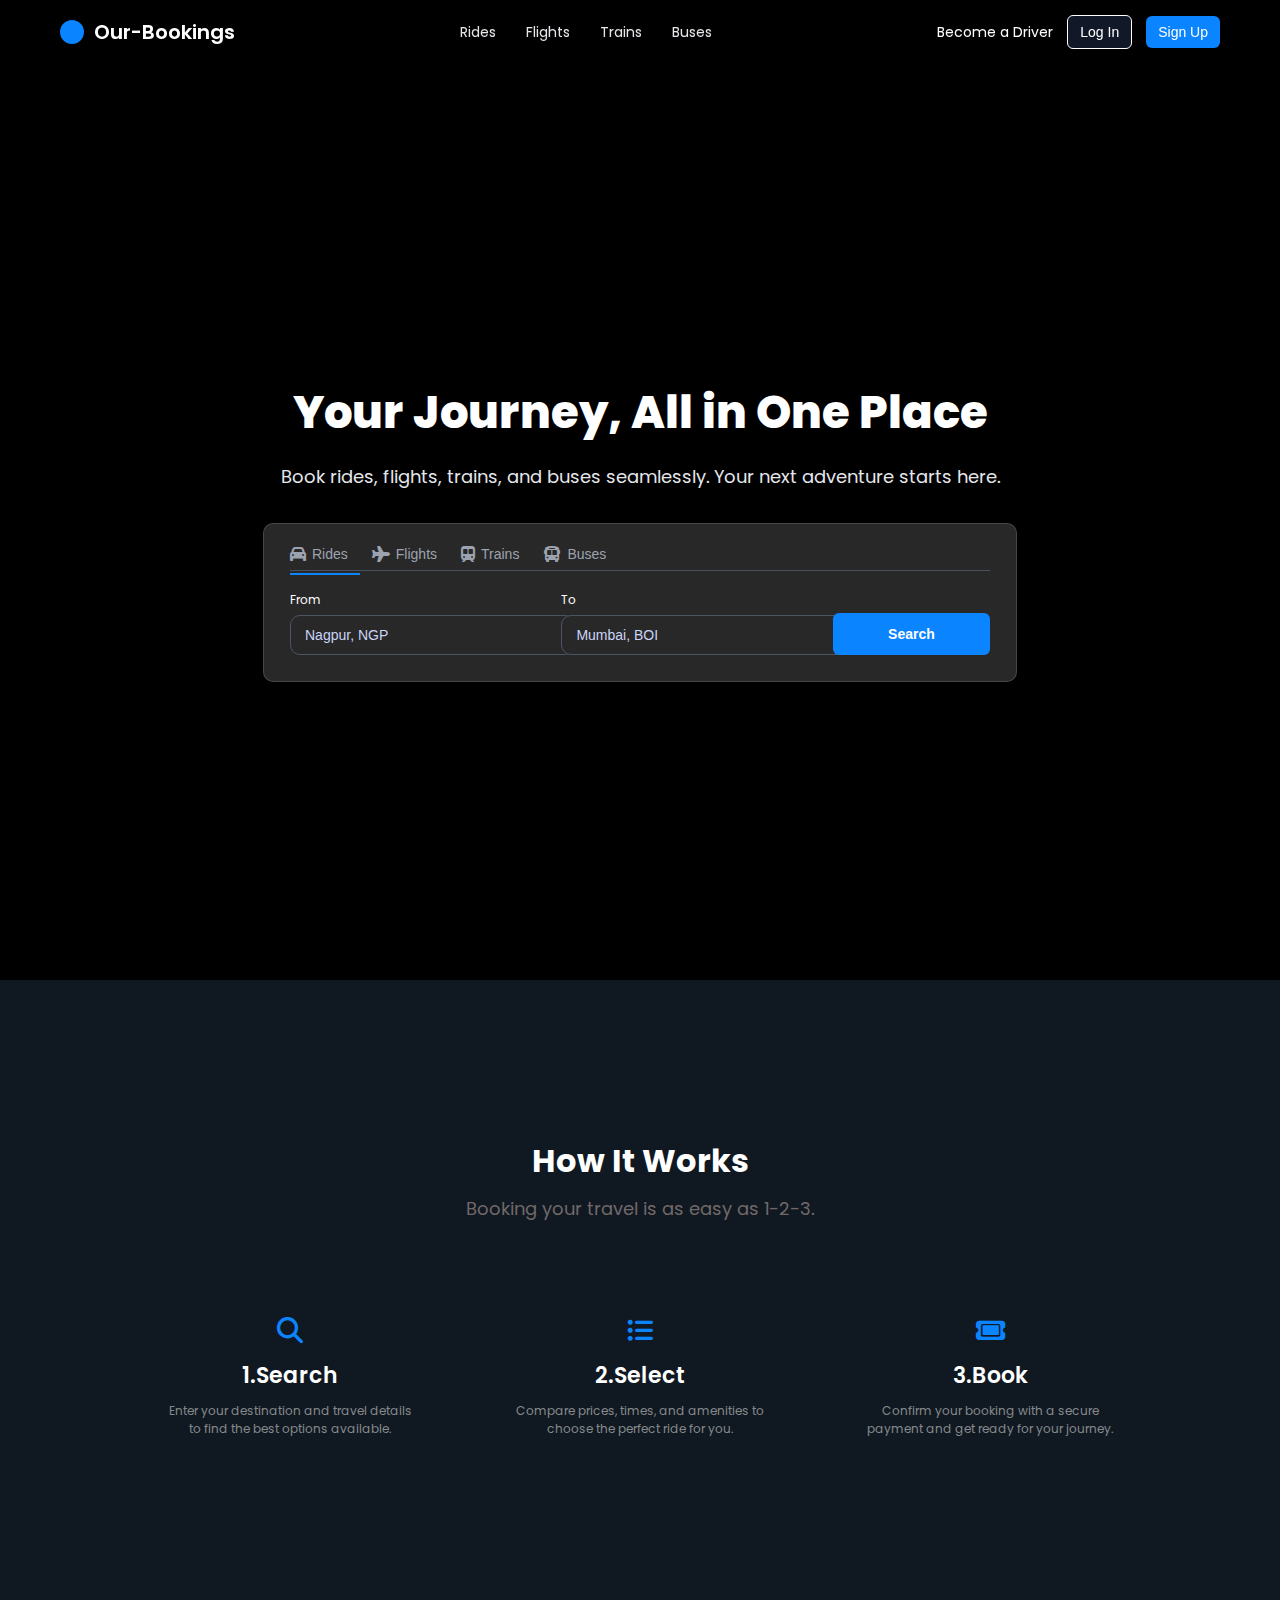
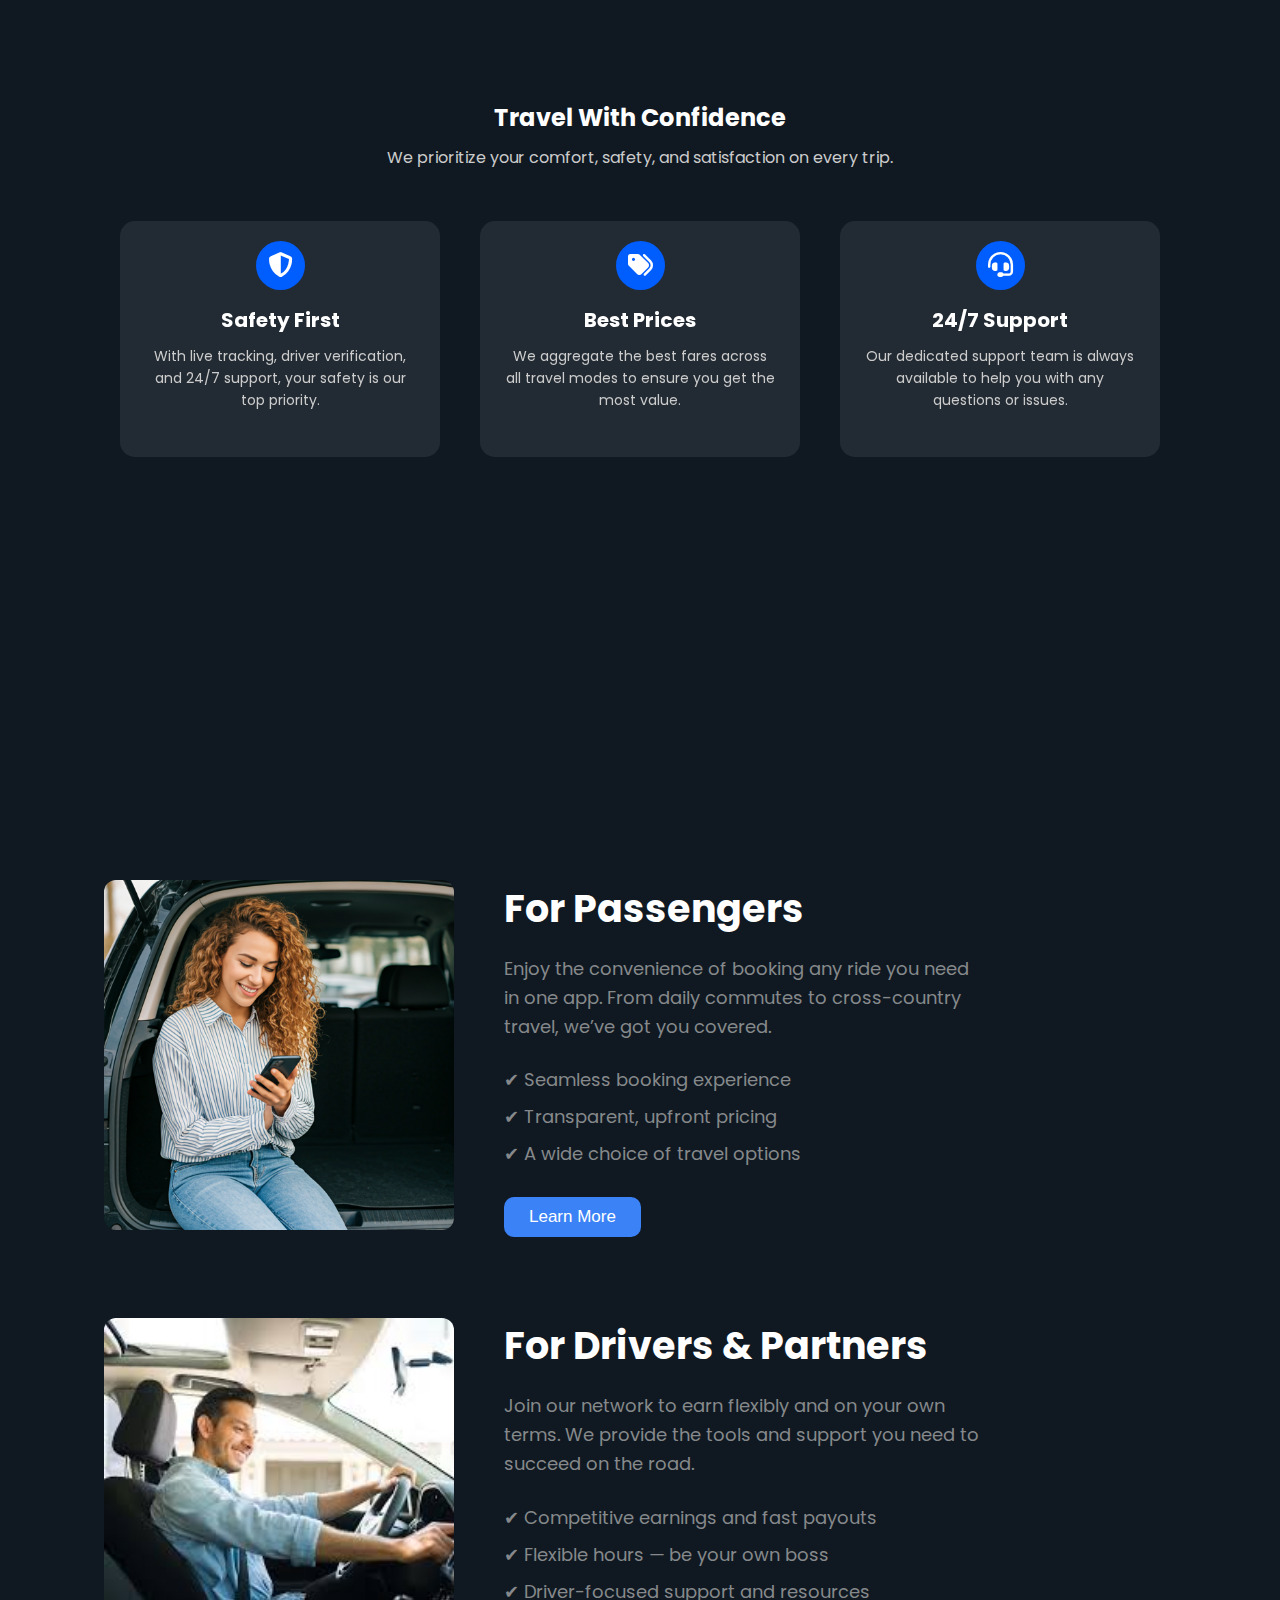
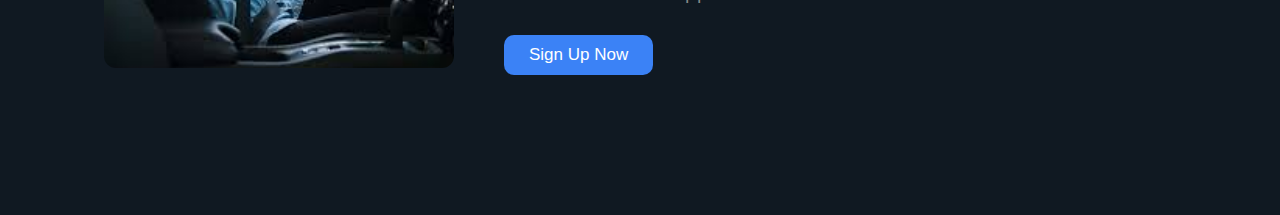
<file: index.html>
<!DOCTYPE html>
<html lang="en">
<head>
    <meta charset="UTF-8">
    <meta name="viewport" content="width=device-width, initial-scale=1.0">
    <title>GoTravel - Homepage</title>

    <link rel="stylesheet" href="index.css">

    <!-- Font + Icons (optional) -->
    <link href="https://fonts.googleapis.com/css2?family=Poppins:wght@300;400;500;600;700&display=swap" rel="stylesheet">
    <link rel="stylesheet" href="https://cdnjs.cloudflare.com/ajax/libs/font-awesome/6.5.1/css/all.min.css">
    <link rel="stylesheet" href="https://cdnjs.cloudflare.com/ajax/libs/font-awesome/6.5.0/css/all.min.css">
</head>
<body>

    <!-- NAVBAR -->
    <header class="navbar">
        <div class="nav-left">
            <div class="logo-icon"></div>
            <span class="logo-text">Our-Bookings</span>
        </div>

        <nav class="nav-center">
            <a href="#">Rides</a>
            <a href="#">Flights</a>
            <a href="#">Trains</a>
            <a href="#">Buses</a>
        </nav>

        <div class="nav-right">
            <a href="#" class="nav-link">Become a Driver</a>
            <button class="btn btn-dark">Log In</button>
            <button class="btn btn-blue">Sign Up</button>
        </div>
    </header>

    <!-- HERO SECTION -->
    <section class="hero">
        <div class="hero-inner">
            <h1>Your Journey, All in One Place</h1>
            <p>Book rides, flights, trains, and buses seamlessly. Your next adventure starts here.</p>

            <!-- BOOKING CARD -->
            <div class="booking-card">
                <!-- Tabs row -->
                <div class="booking-tabs">
                    <button class="tab active">
                        <i class="fa-solid fa-car"></i>
                        <span>Rides</span>
                    </button>
                    <button class="tab active">
                        <i class="fa-solid fa-plane"></i>
                        <span>Flights</span>
                    </button>
                    <button class="tab active">
                        <i class="fa-solid fa-train-subway"></i>
                        <span>Trains</span>
                    </button>
                    <button class="tab active">
                        <i class="fa-solid fa-bus"></i>
                        <span>Buses</span>
                    </button>
                </div>

                <!-- thin grey full line -->
                <div class="tabs-border"></div>
                <!-- sirf active ke neeche blue line -->
                <div class="active-underline"></div>

                <!-- form area -->
                <form class="booking-form">
                    <div class="form-group">
                        <label for="from">From</label>
                        <input id="from" type="text" placeholder="Nagpur, NGP">
                    </div>

                    <div class="form-group">
                        <label for="to">To</label>
                        <input id="to" type="text" placeholder="Mumbai, BOI">
                    </div>

                    <button type="submit" class="btn btn-blue search-btn">
                        Search
                    </button>
                </form>
            </div>
        </div>
    </section>

    <!--Container-1-->
    <div class="Cont1">
     <h1 class="tittle">How It Works</h1>
     <p class="subtitle">Booking your travel is as easy as 1-2-3.</p>
      <div class="steps">
        <div class="step">
          <i class="fa-solid fa-magnifying-glass icon"></i>  
          <h3>1.Search</h3>
          <p>Enter your destination and travel details to find the best options available.</p>
        </div>

        <div class="step">
          <i class="fa-solid fa-list-ul icon"></i>  
          <h3>2.Select</h3>
          <p>Compare prices, times, and amenities to choose the perfect ride for you.</p>
        </div>
        
        <div class="step">
          <i class="fa-solid fa-ticket icon"></i>  
          <h3>3.Book</h3>
          <p>Confirm your booking with a secure payment and get ready for your journey.</p>
        </div>
      </div>
    </div>

    <!--Container2-->
    <section class="cont2">
  <h1 class="title2">Travel With Confidence</h1>
  <p class="subtitle2">We prioritize your comfort, safety, and satisfaction on every trip.</p>

  <div class="confidence-cards">

    <div class="card">
      <i class="fa-solid fa-shield-halved icon2"></i>
      <h3>Safety First</h3>
      <p>With live tracking, driver verification, and 24/7 support, your safety is our top priority.</p>
    </div>

    <div class="card">
      <i class="fa-solid fa-tags icon2"></i>
      <h3>Best Prices</h3>
      <p>We aggregate the best fares across all travel modes to ensure you get the most value.</p>
    </div>

    <div class="card">
      <i class="fa-solid fa-headset icon2"></i>
      <h3>24/7 Support</h3>
      <p>Our dedicated support team is always available to help you with any questions or issues.</p>
    </div>

  </div>
</section>

<!--Container3-->
<section class="cont3">

  <!-- PASSENGERS SECTION -->
  <div class="passengers-row">
    <div class="passenger-img">
      <img src="passenger.jpg" alt="">
    </div>

    <div class="passenger-text">
      <h2>For Passengers</h2>
      <p>Enjoy the convenience of booking any ride you need in one app. From daily commutes to cross-country travel, we’ve got you covered.</p>

      <ul>
        <li>✔ Seamless booking experience</li>
        <li>✔ Transparent, upfront pricing</li>
        <li>✔ A wide choice of travel options</li>
      </ul>

      <button class="btn4">Learn More</button>
    </div>
  </div>

  <!-- DRIVERS SECTION -->
  <div class="drivers-row">
    <div class="drivers-img">
      <img src="download.jpg" alt="">
    </div>

    <div class="drivers-text">
      <h2>For Drivers & Partners</h2>
      <p>Join our network to earn flexibly and on your own terms. We provide the tools and support you need to succeed on the road.</p>

      <ul>
        <li>✔ Competitive earnings and fast payouts</li>
        <li>✔ Flexible hours — be your own boss</li>
        <li>✔ Driver-focused support and resources</li>
      </ul>

      <button class="btn4">Sign Up Now</button>
    </div>
  </div>

</section>
</body>
</html>
</file>
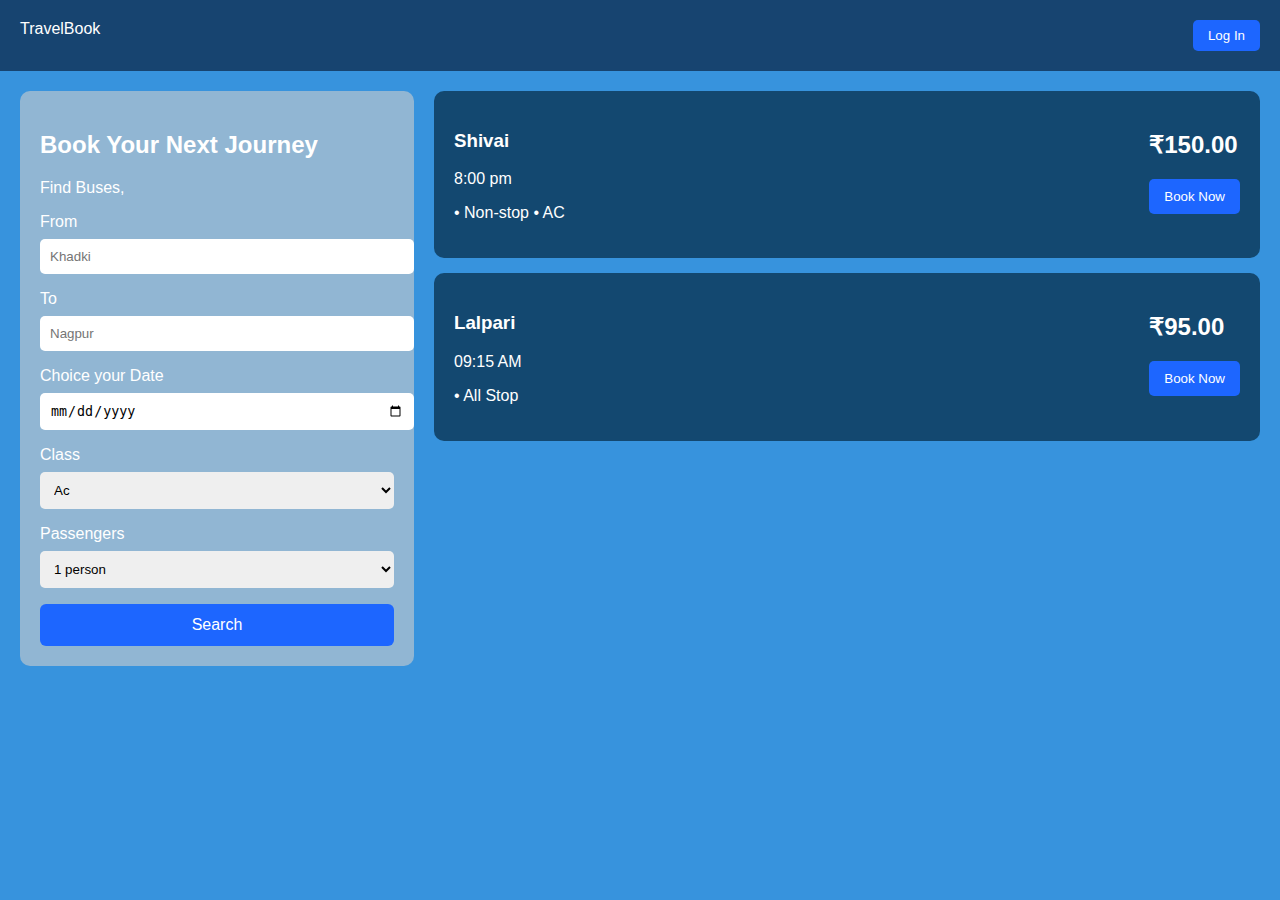
<file: booking.html>
<!DOCTYPE html>
<html lang="en">
<head>
    <meta charset="UTF-8">
    <meta name="viewport" content="width=device-width, initial-scale=1.0">
    <title>TravelBook</title>
    <link rel="stylesheet" href="booking.css">
   
</head>
<body>

<header class="navbar">
    <div class="logo">TravelBook</div>
    <nav>
       
        <button class="login-btn">Log In</button>
    </nav>
</header>

<div class="container">

    
    <aside class="search-box">
        <h2>Book Your Next Journey</h2>
        <p>Find Buses,</p>

        <label>From</label>
        <input type="text" placeholder="Khadki">

        <label>To</label>
        <input type="text" placeholder="Nagpur">

        <label>Choice your Date</label>
        <input type="date">

        <label>Class</label>
        <select>
            <option>Ac </option>
            <option>Non Ac</option>
        </select>

        <label>Passengers</label>
        <select>
            <option>1 person</option>
            <option>2 person</option>
        </select>

        <button class="search-btn">Search</button>
    </aside>

    
    <section class="results">

        
        <div class="card">
            <div class="left">
                <h3>Shivai</h3>
                <p>8:00 pm</p>
                <p>• Non-stop  • AC</p>
            </div>
            <div class="right">
                <h2>₹150.00</h2>
                <button class="book-btn">Book Now</button>
            </div>
        </div>

       
        <div class="card">
            <div class="left">
                <h3>Lalpari</h3>
                <p>09:15 AM</p>
                <p>• All Stop </p>
            </div>
            <div class="right">
                <h2>₹95.00</h2>
                <button class="book-btn">Book Now</button>
            </div>
        </div>

    </section>

</div>

</body>
</html>
</file>
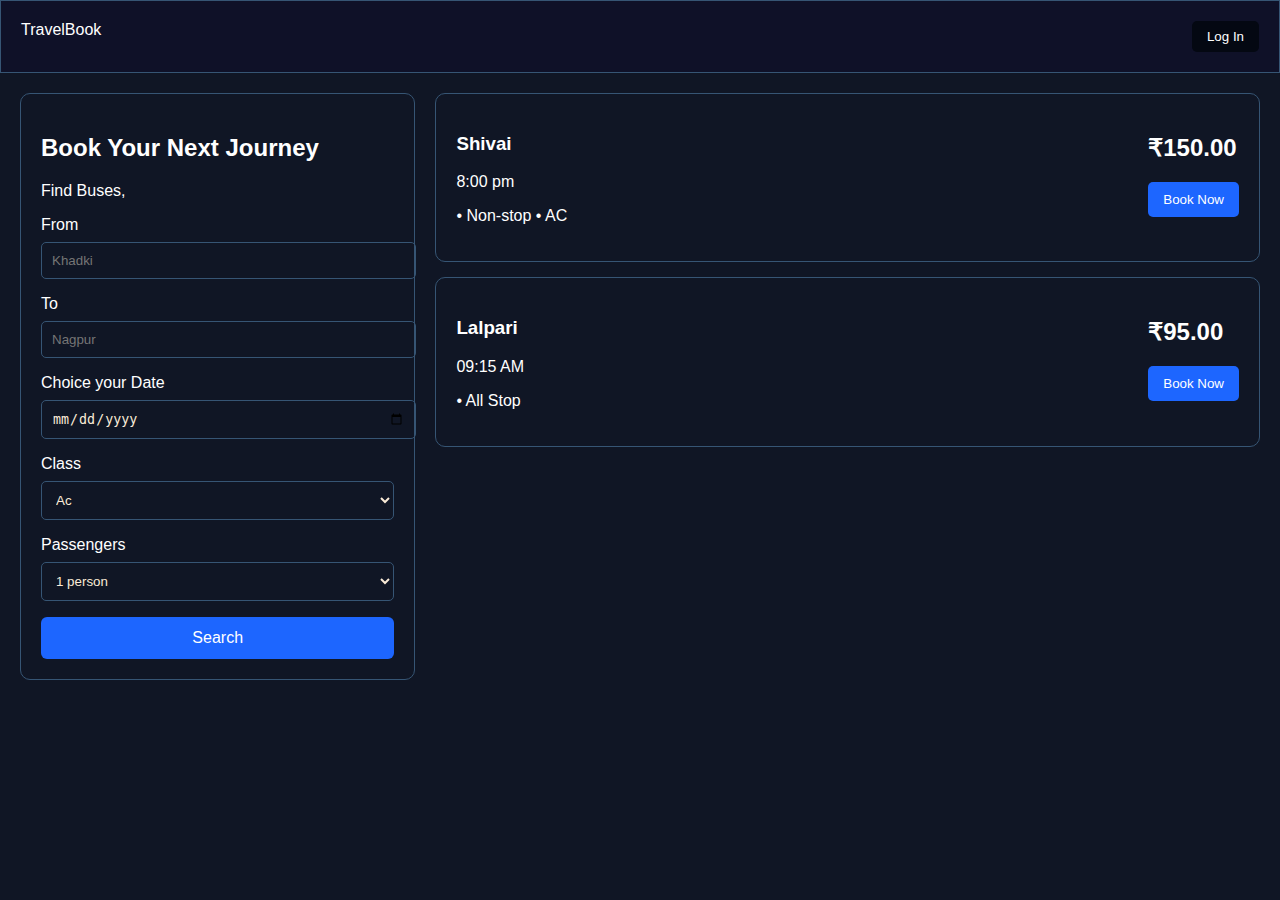
<file: bookingb.html>
<!DOCTYPE html>
<html lang="en">
<head>
    <meta charset="UTF-8">
    <meta name="viewport" content="width=device-width, initial-scale=1.0">
    <title>TravelBook</title>
    <link rel="stylesheet" href="bookingb.css">
   
</head>
<body>

<header class="navbar">
    <div class="logo">TravelBook</div>
    <nav>
       
        <button class="login-btn">Log In</button>
    </nav>
</header>

<div class="container">

    
    <aside class="search-box">
        <h2>Book Your Next Journey</h2>
        <p>Find Buses,</p>

        <label>From</label>
        <input type="text" placeholder="Khadki">

        <label>To</label>
        <input type="text" placeholder="Nagpur">

        <label>Choice your Date</label>
        <input type="date">

        <label>Class</label>
        <select>
            <option>Ac </option>
            <option>Non Ac</option>
        </select>

        <label>Passengers</label>
        <select>
            <option>1 person</option>
            <option>2 person</option>
        </select>

        <button class="search-btn">Search</button>
    </aside>

    
    <section class="results">

        
        <div class="card">
            <div class="left">
                <h3>Shivai</h3>
                <p>8:00 pm</p>
                <p>• Non-stop  • AC</p>
            </div>
            <div class="right">
                <h2>₹150.00</h2>
                <button class="book-btn">Book Now</button>
            </div>
        </div>

       
        <div class="card">
            <div class="left">
                <h3>Lalpari</h3>
                <p>09:15 AM</p>
                <p>• All Stop </p>
            </div>
            <div class="right">
                <h2>₹95.00</h2>
                <button class="book-btn">Book Now</button>
            </div>
        </div>

    </section>

</div>

</body>
</html>
</file>
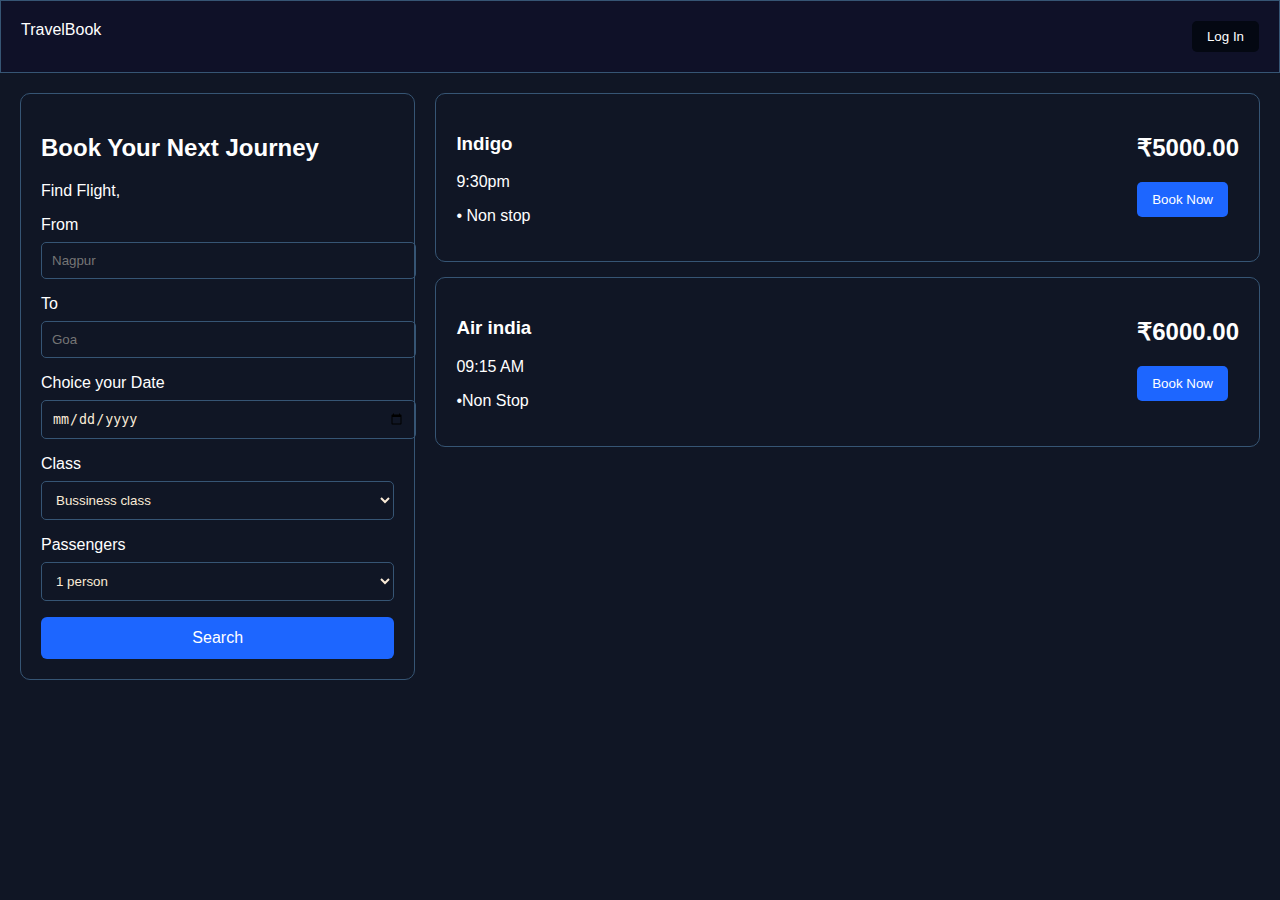
<file: bookingf.html>
<!DOCTYPE html>
<html lang="en">
<head>
    <meta charset="UTF-8">
    <meta name="viewport" content="width=device-width, initial-scale=1.0">
    <title>TravelBook</title>
    <link rel="stylesheet" href="bookingf.css">
   
</head>
<body>

<header class="navbar">
    <div class="logo">TravelBook</div>
    <nav>
       
        <button class="login-btn">Log In</button>
    </nav>
</header>

<div class="container">

    
    <aside class="search-box">
        <h2>Book Your Next Journey</h2>
        <p>Find Flight,</p>

        <label>From</label>
        <input type="text" placeholder="Nagpur">

        <label>To</label>
        <input type="text" placeholder="Goa">

        <label>Choice your Date</label>
        <input type="date">

        <label>Class</label>
        <select>
            <option>Bussiness class </option>
            <option>Class 1</option>
        </select>

        <label>Passengers</label>
        <select>
            <option>1 person</option>
            <option>2 person</option>
        </select>

        <button class="search-btn">Search</button>
    </aside>

    
    <section class="results">

        
        <div class="card">
            <div class="left">
                <h3>Indigo</h3>
                <p>9:30pm</p>
                <p>• Non stop</p>
            </div>
            <div class="right">
                <h2>₹5000.00</h2>
                <button class="book-btn">Book Now</button>
            </div>
        </div>

       
        <div class="card">
            <div class="left">
                <h3>Air india</h3>
                <p>09:15 AM</p>
                <p>•Non Stop </p>
            </div>
            <div class="right">
                <h2>₹6000.00</h2>
                <button class="book-btn">Book Now</button>
            </div>
        </div>

    </section>

</div>

</body>
</html>
</file>
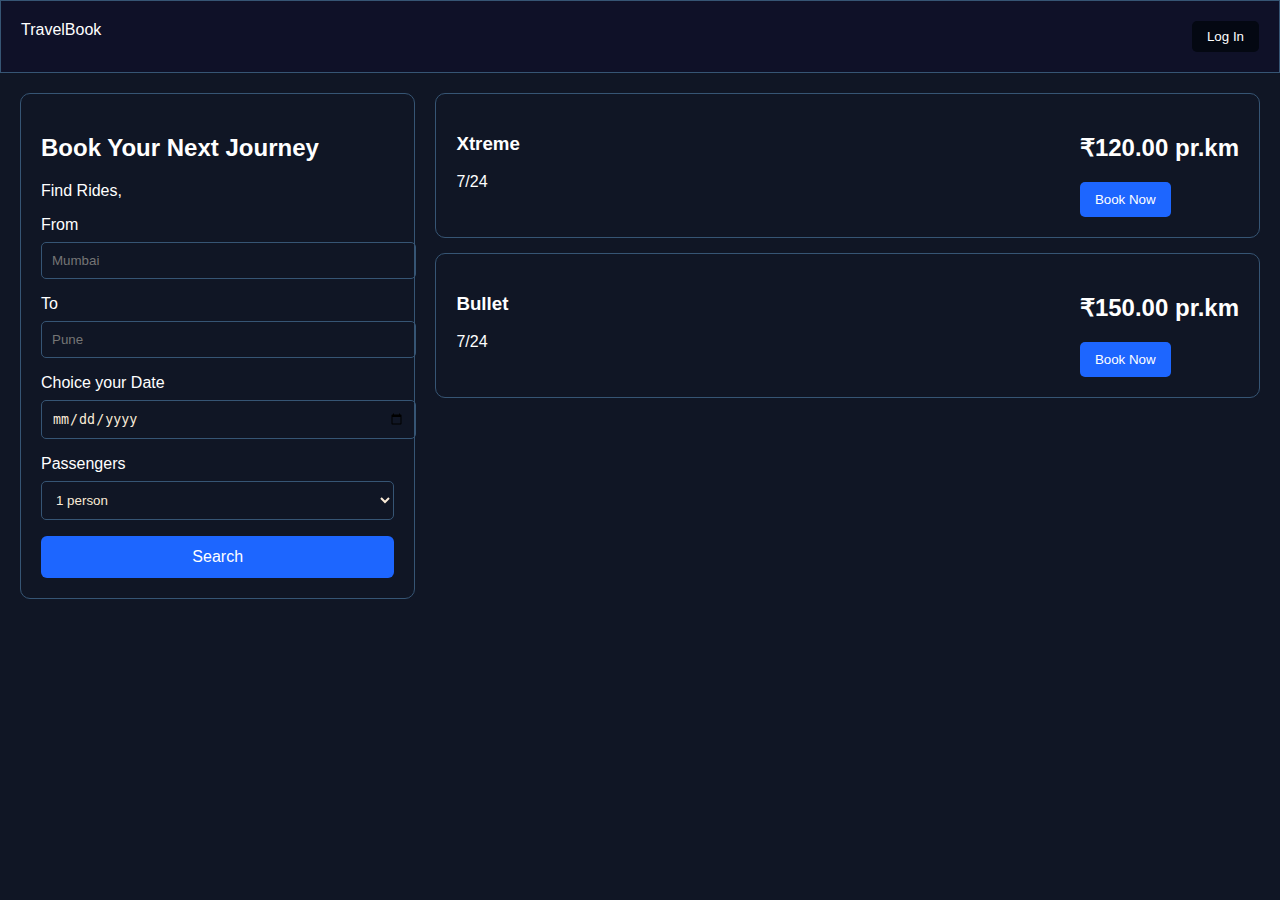
<file: bookingr.html>
<!DOCTYPE html>
<html lang="en">
<head>
    <meta charset="UTF-8">
    <meta name="viewport" content="width=device-width, initial-scale=1.0">
    <title>TravelBook</title>
    <link rel="stylesheet" href="bookingr.css">
   
</head>
<body>

<header class="navbar">
    <div class="logo">TravelBook</div>
    <nav>
       
        <button class="login-btn">Log In</button>
    </nav>
</header>

<div class="container">

    
    <aside class="search-box">
        <h2>Book Your Next Journey</h2>
        <p>Find Rides,</p>

        <label>From</label>
        <input type="text" placeholder="Mumbai">

        <label>To</label>
        <input type="text" placeholder="Pune">

        <label>Choice your Date</label>
        <input type="date">

        

        <label>Passengers</label>
        <select>
            <option>1 person</option>
        </select>

        <button class="search-btn">Search</button>
    </aside>

    
    <section class="results">

        
        <div class="card">
            <div class="left">
                <h3>Xtreme</h3>
                <p>7/24</p>
                
            </div>
            <div class="right">
                <h2>₹120.00 pr.km</h2>
                <button class="book-btn">Book Now</button>
            </div>
        </div>

       
        <div class="card">
            <div class="left">
                <h3>Bullet</h3>
                <p>7/24</p>
            </div>
            <div class="right">
                <h2>₹150.00 pr.km</h2>
                <button class="book-btn">Book Now</button>
            </div>
        </div>

    </section>

</div>

</body>
</html>
</file>
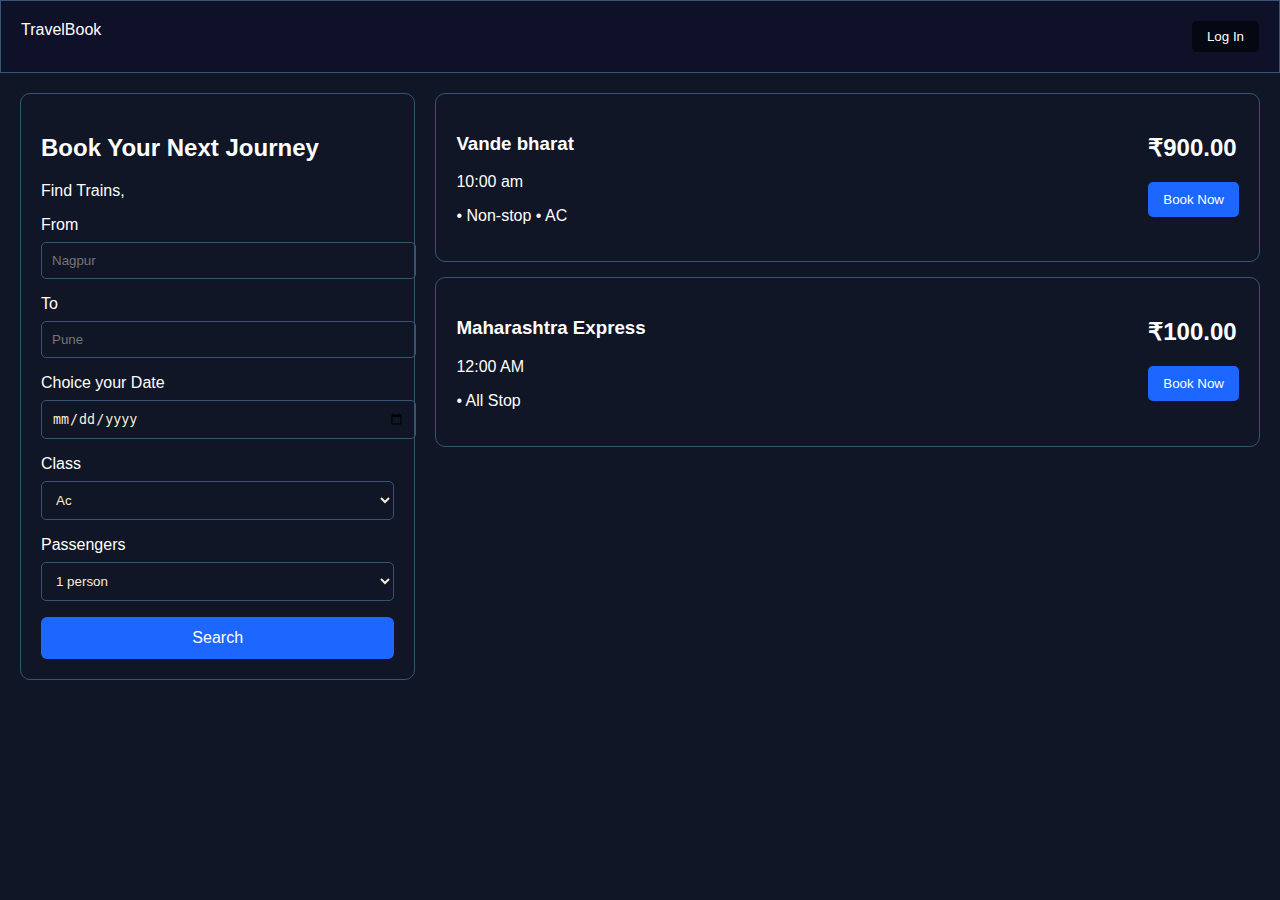
<file: bookingt.html>
<!DOCTYPE html>
<html lang="en">
<head>
    <meta charset="UTF-8">
    <meta name="viewport" content="width=device-width, initial-scale=1.0">
    <title>TravelBook</title>
    <link rel="stylesheet" href="bookingt.css">
</head>
<body>

<header class="navbar">
    <div class="logo">TravelBook</div>
    <nav>
       
        <button class="login-btn">Log In</button>
    </nav>
</header>

<div class="container">

    
    <aside class="search-box">
        <h2>Book Your Next Journey</h2>
        <p>Find Trains,</p>

        <label>From</label>
        <input type="text" placeholder="Nagpur">

        <label>To</label>
        <input type="text" placeholder="Pune">

        <label>Choice your Date</label>
        <input type="date">

        <label>Class</label>
        <select>
            <option>Ac </option>
            <option>Non Ac</option>
        </select>

        <label>Passengers</label>
        <select>
            <option>1 person</option>
            <option>2 person</option>
            <option>3 person</option>
            <option>4 person</option>
            <option>5 person</option>
        </select>

        <button class="search-btn">Search</button>
    </aside>

    
    <section class="results">

        
        <div class="card">
            <div class="left">
                <h3>Vande bharat</h3>
                <p>10:00 am</p>
                <p>• Non-stop  • AC</p>
            </div>
            <div class="right">
                <h2>₹900.00</h2>
                <button class="book-btn">Book Now</button>
            </div>
        </div>

       
        <div class="card">
            <div class="left">
                <h3>Maharashtra Express</h3>
                <p>12:00 AM</p>
                <p>• All Stop </p>
            </div>
            <div class="right">
                <h2>₹100.00</h2>
                <button class="book-btn">Book Now</button>
            </div>
        </div>

    </section>

</div>

</body>
</html>
</file>
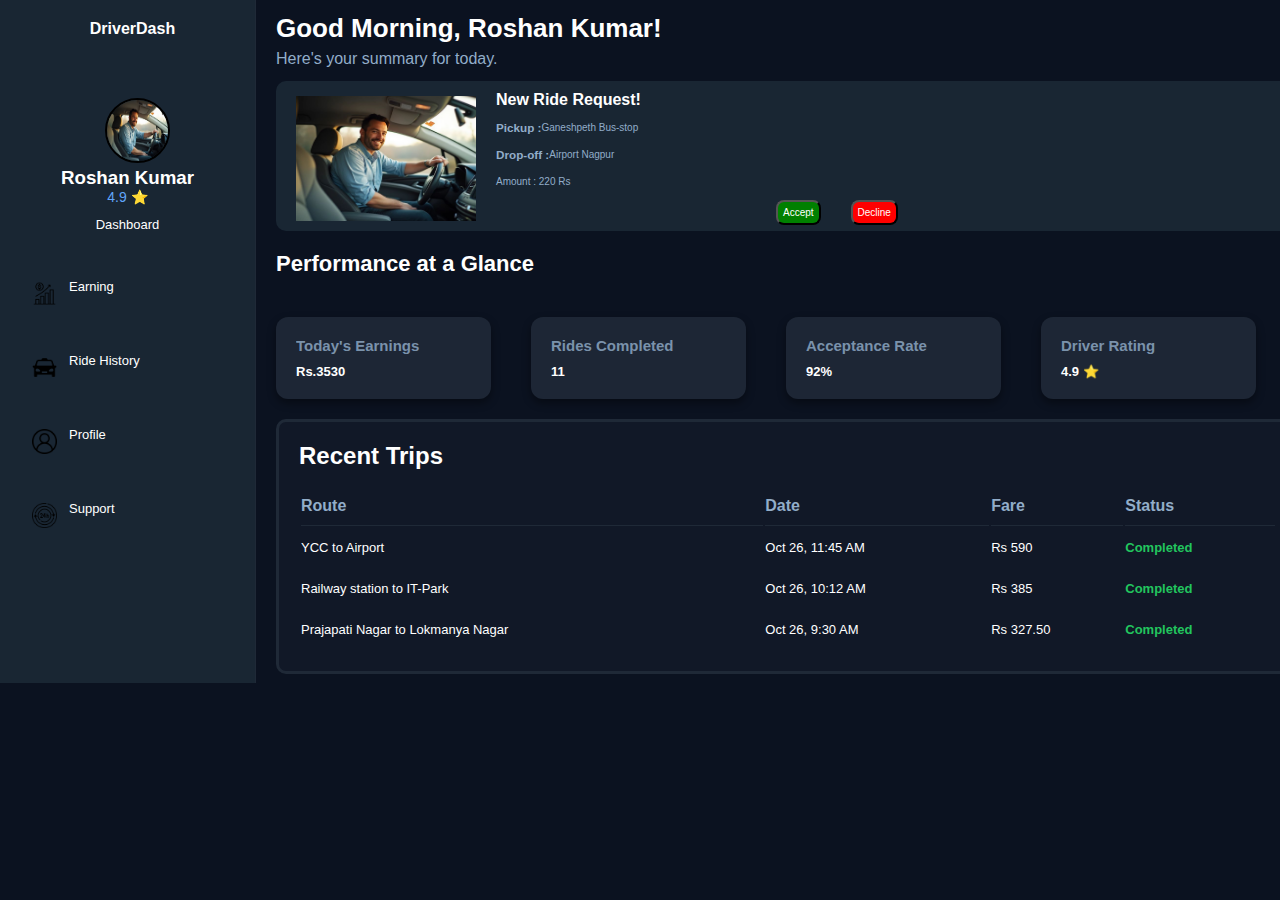
<file: page2.html>
<!DOCTYPE html>
<html lang="en">

<head>
    <meta charset="UTF-8">
    <meta name="viewport" content="width=device-width, initial-scale=1.0">
    <title>Page 2</title>
    <link rel="stylesheet" href="./page2.css">
    <script src="./page2.js"></script>
</head>

<body>
    <div class="con">
        <!-- sidebar start -->
        <div class="sidebar">

            <!-- LOGO -->
            <div class="logo">
                <span class="car"></span>
                <h2>DriverDash</h2>
            </div>

            <!-- PROFILE -->
            <div class="profile">
                <img src="./download (3).jpg" alt="" height="80px" width="80px">
                <h3>Roshan Kumar</h3>
                <p>4.9 ⭐</p>
            </div>

            <!-- MENU -->
            <div class="menu">

                <a href="" class="active">Dashboard</a>

                <a href=""> <img src="./profit.png" alt="" height="25px" width="25px"> Earning</a>

                <a href=""> <img src="./taxi.png" alt="" height="25px" width="25px"> Ride History </a>

                <a href=""> <img src="./user.png" alt="" height="25px" width="25px"> Profile</a>

                <a href="https://help.uber.com/en/"> <img src="./24h.png" alt="" height="25px" width="25px">Support </a>

            </div>

        </div>

        <!-- main section start -->
        <div class="main">
            <div class="name">Good Morning, Roshan Kumar! </div>
            <div class="summary">Here's your summary for today.</div>
            <div class="box">

                <div class="i"> <img src="./download (3).jpg" alt="" height="125px" width="180px"> </div>
                <div class="details">
                    <p><b>New Ride Request!</b></p>
                    <div class="p1">
                        <h3> Pickup : </h3> Ganeshpeth Bus-stop
                    </div>
                    <div class="p1">
                        <h3> Drop-off : </h3> Airport Nagpur
                    </div>
                    <div class="p1">
                        </h3> Amount : </h3> 220 Rs</div>

                    <div class="b">
                        <div class="acept"><button onclick="Aceptt()">Accept</button></div>
                        <div class="decline"><button onclick="Decline()">Decline</button></div>
                    </div>
                </div>

            </div>

            <!-- card section -->
            <div class="container">

                <h2 class="heading">Performance at a Glance</h2>

                <div class="cards">

                    <div class="card">
                        <h4>Today's Earnings</h4>
                        <p class="value">Rs.3530</p>
                    </div>

                    <div class="card">
                        <h4>Rides Completed</h4>
                        <p class="value">11</p>
                    </div>

                    <div class="card">
                        <h4>Acceptance Rate</h4>
                        <p class="value">92%</p>
                    </div>

                    <div class="card">
                        <h4>Driver Rating</h4>
                        <p class="value">4.9 ⭐</p>
                    </div>

                </div>
            </div>

            <!-- trip section -->
            <div class="boxx">
                <h2>Recent Trips</h2>

                <table>
                    
                        <tr>
                            <th>Route</th>
                            <th>Date</th>
                            <th>Fare</th>
                            <th>Status</th>
                        </tr>
                    

                    
                        <tr>
                            <td>YCC to Airport</td>
                            <td>Oct 26, 11:45 AM</td>
                            <td>Rs 590</td>
                            <td class="completed">Completed</td>
                        </tr>

                        <tr>
                            <td>Railway station to IT-Park</td>
                            <td>Oct 26, 10:12 AM</td>
                            <td>Rs 385</td>
                            <td class="completed">Completed</td>
                        </tr>

                        <tr>
                            <td>Prajapati Nagar to Lokmanya Nagar</td>
                            <td>Oct 26, 9:30 AM</td>
                            <td>Rs 327.50</td>
                            <td class="completed">Completed</td>
                        </tr>
                
                </table>

            </div>

        </div>
    </div>
</body>

</html>
</file>
<file: index.css>
* {
    margin: 0;
    padding: 0;
}

body {
    font-family: "Poppins", system-ui, sans-serif;
    background-color: #000;
    color: #fff;
}

/* NAVBAR */
.navbar {
    position: fixed;
    top: 0;
    left: 0;
    right: 0;
    height: 64px;
    padding: 0 60px;
    display: flex;
    align-items: center;
    justify-content: space-between;
    z-index: 10;
    background: linear-gradient(to bottom, rgba(0,0,0,0.95), rgba(0,0,0,0.7));
}

/* logo part */
.nav-left {
    display: flex;
    align-items: center;
    gap: 10px;
}

.logo-icon {
    width: 24px;
    height: 24px;
    border-radius: 999px;
    background: #0b84ff;
}

.logo-text {
    font-size: 20px;
    font-weight: 600;
}

/* center links */
.nav-center {
    display: flex;
    gap: 30px;
}

.nav-center a {
    text-decoration: none;
    color: #e5e7eb;
    font-size: 14px;
    transition: 0.3s ease;
}

.nav-center a:hover {
    color:  #0b84ff;
    transform: scale(1.1);

}

/* right side buttons */
.nav-right {
    display: flex;
    align-items: center;
    gap: 14px;
}

.nav-link {
    text-decoration: none;
    font-size: 14px;
    color: #ffffff;
    transition: 0.3s ease;
}
.nav-link:hover{
    color:  #0b84ff;
    transform: scale(1.1);
}

.btn {
    border: none;
    cursor: pointer;
    padding: 8px 12px;
    border-radius: 6px;
    font-size: 14px;
    font-weight: 500;
    transition: 0.3s ease;
}
.btn:hover{
    transform: scale(1.1);
}

.btn-dark {
    background: #111827;
    color: #ffffff;
    border: 1px solid white;
}

.btn-blue {
    background: #0b84ff;
    color: #ffffff;
}

/* HERO SECTION */
 .hero {
    min-height: 100vh;
    padding-top: 80px;   /* navbar space */
    display: flex;
    align-items: center;
    justify-content: center;
    text-align: center;
    background-image: url("https://images.pexels.com/photos/417074/pexels-photo-417074.jpeg");
    background-size: cover;
    background-position: center;
}

.hero-inner {
    max-width: 900px;
    width: 100%;
    padding: 0 20px;
}

.hero-inner h1 {
    font-size: 45px;
    font-weight: 800;
    margin-bottom: 16px;
}

.hero-inner p {
    font-size: 1,125rem;
    font-weight: 400;
    line-height: 1.75rem;
    color: #e5e7eb;
    margin-bottom: 32px;
}

/* BOOKING CARD */
 .booking-card {
    max-width: 700px;
    margin: 0 auto;
    margin-top: 24px;
    padding: 22px 26px 26px;
    border-radius: 10px;

    background: linear-gradient(
        to bottom,
        rgba(41, 41, 42, 0.98),
        rgba(41, 41, 42, 0.98)
    );
    border: 1px solid rgba(148, 163, 184, 0.25);
    box-shadow: 0 24px 60px rgba(0,0,0,0.7);

    text-align: left;
}

/* tabs */
.booking-tabs {
    display: flex;
    gap: 24px;
    margin-bottom: 8px;
}

.tab {
    background: transparent;
    border: none;
    display: flex;
    align-items: center;
    gap: 6px;
    font-size: 14px;
    color: #9ca3af;
    cursor: pointer;
}


.tab i {
    font-size: 16px;
}

.tab.active {
    color: #9ca3af;
    transition: 0.3s ease;
}
.tab.active:hover{
    color: #fff;
    transform: scale(1.1);
}

/* grey line full width */
.tabs-border {
    width: 100%;
    height: 1px;
    background: rgba(75, 85, 99, 0.9);
    margin-bottom: 2px;
}

/* blue underline sirf active tab ke niche approx same width */
.active-underline {
    width: 70px;
    height: 2px;
    background: #0b84ff;
    margin-bottom: 16px;
}

/* FORM LAYOUT */
.booking-form {
    display: grid;
    grid-template-columns: 1.3fr 1.3fr 0.8fr;
    gap: 16px;
    align-items: end;
}

.form-group label {
    display: block;
    font-size: 12px;
    color: #fff;
    margin-bottom: 6px;
}

.form-group input {
    width: 100%;
    padding: 11px 14px;
    border-radius: 10px;
    border: 1px solid #4b5563;
    background: rgba(41, 41, 42, 0.98);
    color: #ffffff;
    font-size: 14px;
    outline: none;
}

.form-group input::placeholder {
    color: #cbd5f5;
}

/* Search button in form */
.search-btn {
    width: 100%;
    height: 42px;
    font-weight: 600;
    transition: 0.3s ease;
}
.search-btn:hover{
    transform: scale(1.1);
}

/* RESPONSIVE */
@media (max-width: 900px) {
    .navbar {
        padding: 0 16px;
    }

    .nav-center {
        display: none;  /* mobile me hide */
    }

    .hero-inner h1 {
        font-size: 34px;
        color: #fff;
    }

    .booking-card {
        padding: 18px 18px 20px;
    }

    .booking-form {
        grid-template-columns: 1fr;
    }
} 

/* Section 1 */

.Cont1{
    height: 80vh;
    width: 100%;
    display: flex;
    flex-direction: column;
    background-color: #101922;
    align-items: center;
    justify-content: center;
    text-align: center;
}

.title{
   font-size: 3rem;
   font-weight: 700;
}

.subtitle{
    font-size: 18px;
    margin-top: 10px;
    color: rgb(114, 104, 104);
    margin-bottom: 4rem;
}

.steps {
  display: flex;
  justify-content: center;
  align-items: flex-start;
  gap: 100px;       
  margin-top: 30px;
  margin-bottom: 5rem;
}

.step {
  width: 250px;    /* box width */
  text-align: center;
}

.step h3 {
  font-size: 22px;
  margin-bottom: 10px;
  font-weight: 600;
}

.step p {
  font-size: 12px;
  line-height: 1.5;
}

.icon {
    font-size: 26px;
    color: #0b84ff;
    margin-bottom: 15px;
}

/* Section 2 */

.cont2 {
  height: 80vh;
  width: 100%;
  text-align: center;
  background-color: #101922;
  
}

.title2 {
  font-size: 1.5rem;
  font-weight: 700;
  margin-bottom: 10px;
  
}

.subtitle2 {
  font-size: 1rem;
  color: #ccc;
  margin-bottom: 50px;
}

.confidence-cards {
  display: flex;
  justify-content: center;
  gap: 40px;
}

.card {
  background: rgba(255, 255, 255, 0.08); /* Glass effect */
  padding: 20px 25px;
  border-radius: 15px;
  width: 270px;
  text-align: center;
  backdrop-filter: blur(10px);
  transition: 0.3s ease;
}

.card:hover{
    transform: scale(1.1);
}

.card h3 {
  font-size: 20px;
  margin-top: 15px;
}

.card p {
  font-size: 14px;
  margin-top: 10px;
  line-height: 1.6;
  color: #ccc;
}

.icon2 {
  font-size: 25px;
  background-color: #005eff;
  color: white;
  padding: 12px;
  border-radius: 50%;
}

/* Section 3 */

.cont3 {
  background-color: #101922;
  padding: 60px 40px;
  color: white;
}

/* Shared row styles */
.passengers-row,
.drivers-row {
  display: flex;
  align-items: center;
  justify-content: center;
  gap: 50px;
  margin-bottom: 80px;
  margin-right: 12rem;
}

.passenger-img img,
.drivers-img img {
  width: 350px;
  height: 350px;
  border-radius: 12px;
}

.passenger-text,
.drivers-text {
  max-width: 480px;
}

h2 {
  font-size: 38px;
  font-weight: 700;
  margin-bottom: 18px;
}

p {
  font-size: 18px;
  line-height: 1.6;
  color: #86898b;
  margin-bottom: 25px;
}

ul {
  list-style: none;
  padding: 0;
  margin-bottom: 30px;
}

ul li {
  font-size: 18px;
  margin: 10px 0;
  color: #86898b;
}

.btn4 {
  padding: 10px 25px;
  border: none;
  background-color: #3b82f6;
  color: white;
  border-radius: 10px;
  font-size: 17px;
  cursor: pointer;
  transition: 0.3s ease;
}

.btn4:hover{
    color: rgb(180, 187, 190);
    transform: scale(1.1);
}
</file>
<file: booking.css>
body {
    margin: 0;
    font-family: Arial, sans-serif;
    background: #3793dd;
    color: #fff;
}

/* Navbar */
.navbar {
    display: flex;
    justify-content: space-between;
    padding: 20px;
    background: #174470;
    color: #fff;
}

.navbar nav a {
    margin-right: 20px;
    color: #ccc;
    text-decoration: none;
}

.login-btn {
    padding: 8px 15px;
    background: #1d66ff;
    border: none;
    color: white;
    border-radius: 5px;
}

/* Main container */
.container {
    display: flex;
    padding: 20px;
}

/* Left search panel */
.search-box {
    width: 30%;
    background: #91b6d3;
    padding: 20px;
    border-radius: 10px;
}

.search-box input,
.search-box select {
    width: 100%;
    padding: 10px;
    margin: 8px 0 16px;
    border-radius: 5px;
    border: none;
}

.search-btn {
    width: 100%;
    padding: 12px;
    background: #1d66ff;
    border: none;
    color: white;
    border-radius: 6px;
    font-size: 16px;
}

/* Right results */
.results {
    width: 70%;
    padding-left: 20px;
}

/* Card styling */
.card {
    display: flex;
    justify-content: space-between;
    background: #134870;
    padding: 20px;
    border-radius: 10px;
    margin-bottom: 15px;
}

.tag {
    display: inline-block;
    padding: 5px 10px;
    border-radius: 4px;
    font-size: 13px;
}

.red { background: #c62828; }
.green { background: #2e7d32; }

.book-btn {
    padding: 10px 15px;
    background: #1d66ff;
    color: white;
    border: none;
    border-radius: 5px;
}

.no-results {
    text-align: center;
    opacity: 0.7;
    margin-top: 20px;
}
</file>
<file: bookingb.css>
body {
    margin: 0;
    font-family: Arial, sans-serif;
    background: #101625;
    color: #fff;
}

/* Navbar */
.navbar {
    display: flex;
    justify-content: space-between;
    padding: 20px;
    background: #0f1128;
    color: #fff;
     border: 1px solid #365574;

}

.navbar nav a {
    margin-right: 20px;
    color: #ccc;
    text-decoration: none;
}

.login-btn {
    padding: 8px 15px;
    background: #040812;
    border: none;
    color: white;
    border-radius: 5px;
}

/* Main container */
.container {
    display: flex;
    padding: 20px;
}

/* Left search panel */
.search-box {
    width: 30%;
    padding: 20px;
    border-radius: 10px;
     border: 1px solid #365574;
}
/* .search-box input{
 background: transparent;
    border:1px solid #a6a6f9;   
} */



.search-box input,
.search-box select {
   background: transparent;
    border: 1px solid #365574;
    color: antiquewhite;

    width: 100%;
    padding: 10px;
    margin: 8px 0 16px;
    border-radius: 5px;
    /* border: none; */
}

.search-btn {
    width: 100%;
    padding: 12px;
    background: #1d66ff;
    border: none;
    color: white;
    border-radius: 6px;
    font-size: 16px;
}

/* Right results */
.results {
    width: 70%;
    padding-left: 20px;
}

/* Card styling */
.card {
    display: flex;
    justify-content: space-between;
    padding: 20px;
    border-radius: 10px;
    margin-bottom: 15px;
    border: 1px solid #365574;
}

.tag {
    display: inline-block;
    padding: 5px 10px;
    border-radius: 4px;
    font-size: 13px;
}

.red { background: #c62828; }
.green { background: #2e7d32; }

.book-btn {
    padding: 10px 15px;
    background: #1d66ff;
    color: white;
    border: none;
    border-radius: 5px;
}

.no-results {
    text-align: center;
    opacity: 0.7;
    margin-top: 20px;
}
</file>
<file: bookingf.css>
body {
    margin: 0;
    font-family: Arial, sans-serif;
    background: #101625;
    color: #fff;
}

/* Navbar */
.navbar {
    display: flex;
    justify-content: space-between;
    padding: 20px;
    background: #0f1128;
    color: #fff;
     border: 1px solid #365574;

}

.navbar nav a {
    margin-right: 20px;
    color: #ccc;
    text-decoration: none;
}

.login-btn {
    padding: 8px 15px;
    background: #040812;
    border: none;
    color: white;
    border-radius: 5px;
}

/* Main container */
.container {
    display: flex;
    padding: 20px;
}

/* Left search panel */
.search-box {
    width: 30%;
    padding: 20px;
    border-radius: 10px;
     border: 1px solid #365574;
}
/* .search-box input{
 background: transparent;
    border:1px solid #a6a6f9;   
} */



.search-box input,
.search-box select {
   background: transparent;
    border: 1px solid #365574;
    color: antiquewhite;

    width: 100%;
    padding: 10px;
    margin: 8px 0 16px;
    border-radius: 5px;
    /* border: none; */
}

.search-btn {
    width: 100%;
    padding: 12px;
    background: #1d66ff;
    border: none;
    color: white;
    border-radius: 6px;
    font-size: 16px;
}

/* Right results */
.results {
    width: 70%;
    padding-left: 20px;
}

/* Card styling */
.card {
    display: flex;
    justify-content: space-between;
    padding: 20px;
    border-radius: 10px;
    margin-bottom: 15px;
    border: 1px solid #365574;
}

.tag {
    display: inline-block;
    padding: 5px 10px;
    border-radius: 4px;
    font-size: 13px;
}

.red { background: #c62828; }
.green { background: #2e7d32; }

.book-btn {
    padding: 10px 15px;
    background: #1d66ff;
    color: white;
    border: none;
    border-radius: 5px;
}

.no-results {
    text-align: center;
    opacity: 0.7;
    margin-top: 20px;
}
</file>
<file: bookingr.css>
body {
    margin: 0;
    font-family: Arial, sans-serif;
    background: #101625;
    color: #fff;
}

/* Navbar */
.navbar {
    display: flex;
    justify-content: space-between;
    padding: 20px;
    background: #0f1128;
    color: #fff;
     border: 1px solid #365574;

}

.navbar nav a {
    margin-right: 20px;
    color: #ccc;
    text-decoration: none;
}

.login-btn {
    padding: 8px 15px;
    background: #040812;
    border: none;
    color: white;
    border-radius: 5px;
}

/* Main container */
.container {
    display: flex;
    padding: 20px;
}

/* Left search panel */
.search-box {
    width: 30%;
    padding: 20px;
    border-radius: 10px;
     border: 1px solid #365574;
}
/* .search-box input{
 background: transparent;
    border:1px solid #a6a6f9;   
} */



.search-box input,
.search-box select {
   background: transparent;
    border: 1px solid #365574;
    color: antiquewhite;

    width: 100%;
    padding: 10px;
    margin: 8px 0 16px;
    border-radius: 5px;
    /* border: none; */
}

.search-btn {
    width: 100%;
    padding: 12px;
    background: #1d66ff;
    border: none;
    color: white;
    border-radius: 6px;
    font-size: 16px;
}

/* Right results */
.results {
    width: 70%;
    padding-left: 20px;
}

/* Card styling */
.card {
    display: flex;
    justify-content: space-between;
    padding: 20px;
    border-radius: 10px;
    margin-bottom: 15px;
    border: 1px solid #365574;
}

.tag {
    display: inline-block;
    padding: 5px 10px;
    border-radius: 4px;
    font-size: 13px;
}

.red { background: #c62828; }
.green { background: #2e7d32; }

.book-btn {
    padding: 10px 15px;
    background: #1d66ff;
    color: white;
    border: none;
    border-radius: 5px;
}

.no-results {
    text-align: center;
    opacity: 0.7;
    margin-top: 20px;
}
</file>
<file: bookingt.css>
body {
    margin: 0;
    font-family: Arial, sans-serif;
    background: #101625;
    color: #fff;
}

/* Navbar */
.navbar {
    display: flex;
    justify-content: space-between;
    padding: 20px;
    background: #0f1128;
    color: #fff;
     border: 1px solid #365574;

}

.navbar nav a {
    margin-right: 20px;
    color: #ccc;
    text-decoration: none;
}

.login-btn {
    padding: 8px 15px;
    background: #040812;
    border: none;
    color: white;
    border-radius: 5px;
}

/* Main container */
.container {
    display: flex;
    padding: 20px;
}

/* Left search panel */
.search-box {
    width: 30%;
    padding: 20px;
    border-radius: 10px;
     border: 1px solid #365574;
}
/* .search-box input{
 background: transparent;
    border:1px solid #a6a6f9;   
} */



.search-box input,
.search-box select {
   background: transparent;
    border: 1px solid #365574;
    color: antiquewhite;

    width: 100%;
    padding: 10px;
    margin: 8px 0 16px;
    border-radius: 5px;
    /* border: none; */
}

.search-btn {
    width: 100%;
    padding: 12px;
    background: #1d66ff;
    border: none;
    color: white;
    border-radius: 6px;
    font-size: 16px;
}

/* Right results */
.results {
    width: 70%;
    padding-left: 20px;
}

/* Card styling */
.card {
    display: flex;
    justify-content: space-between;
    padding: 20px;
    border-radius: 10px;
    margin-bottom: 15px;
    border: 1px solid #365574;
}

.tag {
    display: inline-block;
    padding: 5px 10px;
    border-radius: 4px;
    font-size: 13px;
}

.red { background: #c62828; }
.green { background: #2e7d32; }

.book-btn {
    padding: 10px 15px;
    background: #1d66ff;
    color: white;
    border: none;
    border-radius: 5px;
}

.no-results {
    text-align: center;
    opacity: 0.7;
    margin-top: 20px;
}
</file>
<file: page2.css>
* {
    margin: 0;
    padding: 0;
    box-sizing: border-box;
}

body {
    background-color: #0b1220;
    font-family: Plus Jakarta Sans, Noto Sans, sans-serif;
}

/* parent container */
.con {
    height: 100vh;
    width: 100vw;
    display: grid;
    grid-template-columns: repeat(10, 1fr);
    grid-template-rows: repeat(10, 1fr);
}

/* sidebar */
.sidebar {
    grid-column: 1/3;
    grid-row: 1/11;
    background-color: rgb(25 38 51 / var(--tw-bg-opacity, 1));
    border-right-width: 1px;
    height: 683px;
    border-right: 1px solid #1f2937;
}

/* Logo */
.logo {
    display: flex;
    align-items: center;
    gap: 10px;
    margin-bottom: 30px;
    margin-top: 20px;
    justify-self: center
}

.logo h2 {
    font-size: 16px;
}

/* Profile */
.profile {
    text-align: center;

}

.profile img {
    width: 65px;
    height: 65px;
    border-radius: 50%;
    border: 2px solid black;
}

.profile h3 {
    color: white;
}

.profile p {
    color: #60a5fa;
    font-size: 14px;
}

/* Menu  */
.menu a {
    display: flex;
    align-items: center;
    gap: 12px;
    padding: 12px;
    margin-bottom: 10px;
    text-decoration: none;
    color: white;
    border-radius: 8px;
    font-size: small;

}

/* Hover  */
.menu a:hover {
    background: #1e40af;
}

.active {
    align-items: center;
    justify-content: center;
}
/* Main container */

.main {
    grid-column: 3/11;
    grid-row: 1/11;
}

/* Name and summary section */
.name {
    letter-spacing: 25%;
    font-weight: 600;
    font-size: 26px;
    line-height: 36px;
    box-sizing: border-box;
    border-width: 0;
    border-style: solid;
    border-color: #e5e7eb;
    color: white;
    margin-top: 10px;
    margin-left: 20px;
}

.summary {
    color: rgb(146 173 201);
    font: size 16px;
    ;
    line-height: 24px;
    margin: 10px;
    font-weight: 400;
    margin-top: 1px;
    margin-left: 20px;
}

.box {
    height: 150px;
    width: 100%;
    background-color: rgb(25 38 51 / var(--tw-bg-opacity, 1));
    border-radius: 10px;
    margin-left: 20px;
    display: flex;

}

img {
    margin-top: 15px;
    margin-left: 20px;

}

.details p {
    color: white;
    margin-top: 10px;
    margin-left: 20px;

}

.p1 {
    color: rgb(146 173 201);
    font-size: 10px;
    line-height: 17px;
    margin: 10px;
    font-weight: 200;
    margin-top: 10px;
    margin-left: 20px;
    display: flex;
}

.acept button {
    margin-left: 300px;
    background-color: green;
    color: white;
    padding: 5px;
    border-radius: 8px;
    font-size: 10px;


}

.decline button {
    margin-left: 30px;
    background-color: red;
    color: white;
    padding: 5px;
    border-radius: 8px;
    font-size: 10px;

}

.decline :hover {
    cursor: pointer;
}

.acept :hover {
    cursor: pointer;
}

.b {
    display: flex;

}

/* card container */


.container {
    width: 100%;
    max-width: 1000px;

}

.heading {
    font-size: 22px;
    margin-bottom: 20px;
    color: white;
    padding: 20px;
}

.cards {
    display: grid;
    grid-template-columns: repeat(4, 1fr);
    gap: 20px;
}

.card {
    background: #1d2635;
    padding: 20px;
    border-radius: 12px;
    box-shadow: 0 4px 8px rgba(0, 0, 0, 0.4);
    transition: 0.3s;
    margin-left: 20px;
}

.card:hover {
    transform: translateY(-5px);
}

.card h4 {
    font-size: 15px;
    opacity: 0.8;
    margin-bottom: 10px;
    color: rgb(146 173 201);
}

.value {
    font-size: small;
    font-weight: bold;
    color: white;
}

/* trip section */

.boxx {
    margin: 20px;
    padding: 20px;
    background: #111827;
    border-radius: 10px;
    width: 100%;
    border: solid #1f2937;
}

h2 {
    margin-bottom: 15px;
    color: white;
}

table {
    width: 100%;

}

th {
    text-align: left;
    padding: 10px 0;
    color: rgb(146 173 201);
    border-bottom: 1px solid #1f2937;
}

td {
    padding: 12px 0;
    color: white;
    font-size: small;
}

.completed {
    color: #22c55e;
    font-weight: bold;
}

/* Media query add */

@media (max-width: 900px) {
    .con {
        grid-template-columns: 1fr, 1fr;
        flex-direction: column;

    }

    .main {
        grid-column: 2/2;
        width: 100%;
    }

    .sidebar {
        grid-column: 1/1;
        width: 100%;
    }

    .cards {
        grid-template-columns: repeat(1, 1fr);
        gap: 15px;
    }

    .box {
        flex-direction: column;
        height: auto;
    }

    .acept button {
        margin-left: 0;
    }
}
</file>
